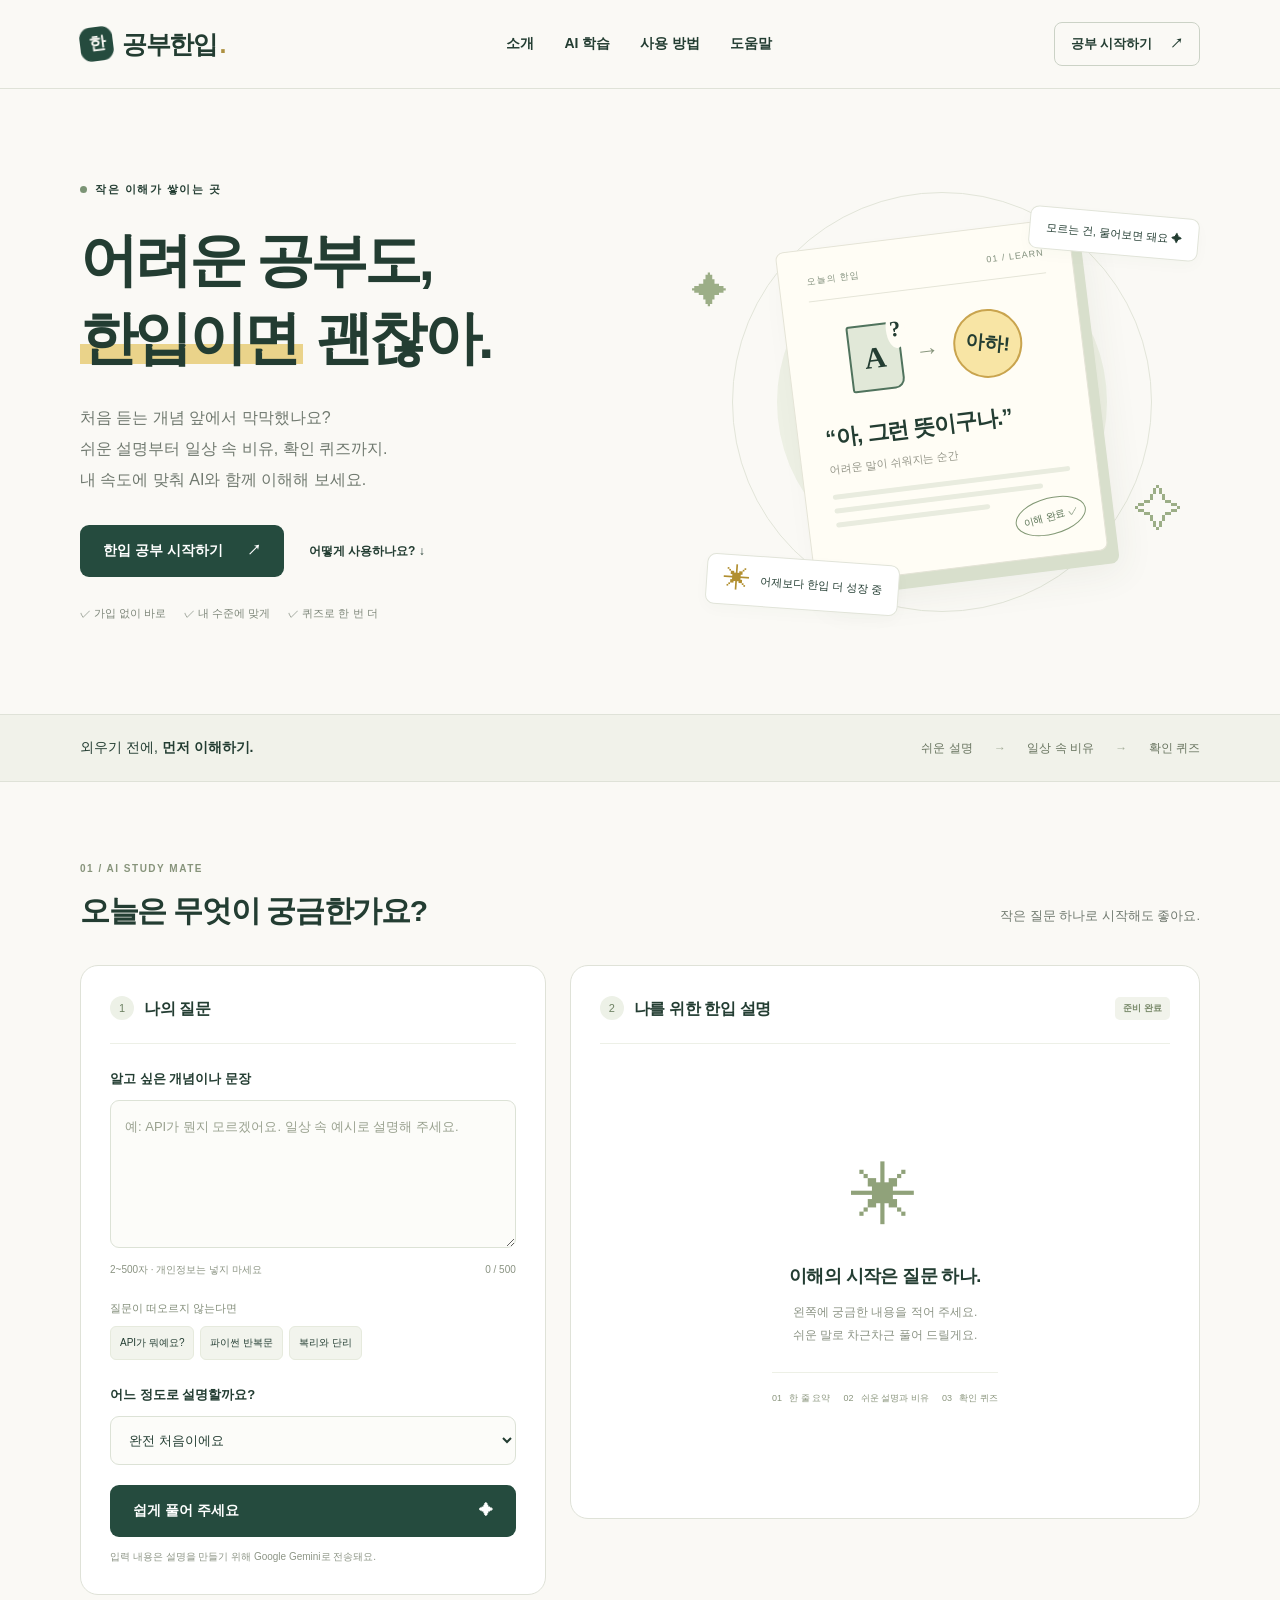
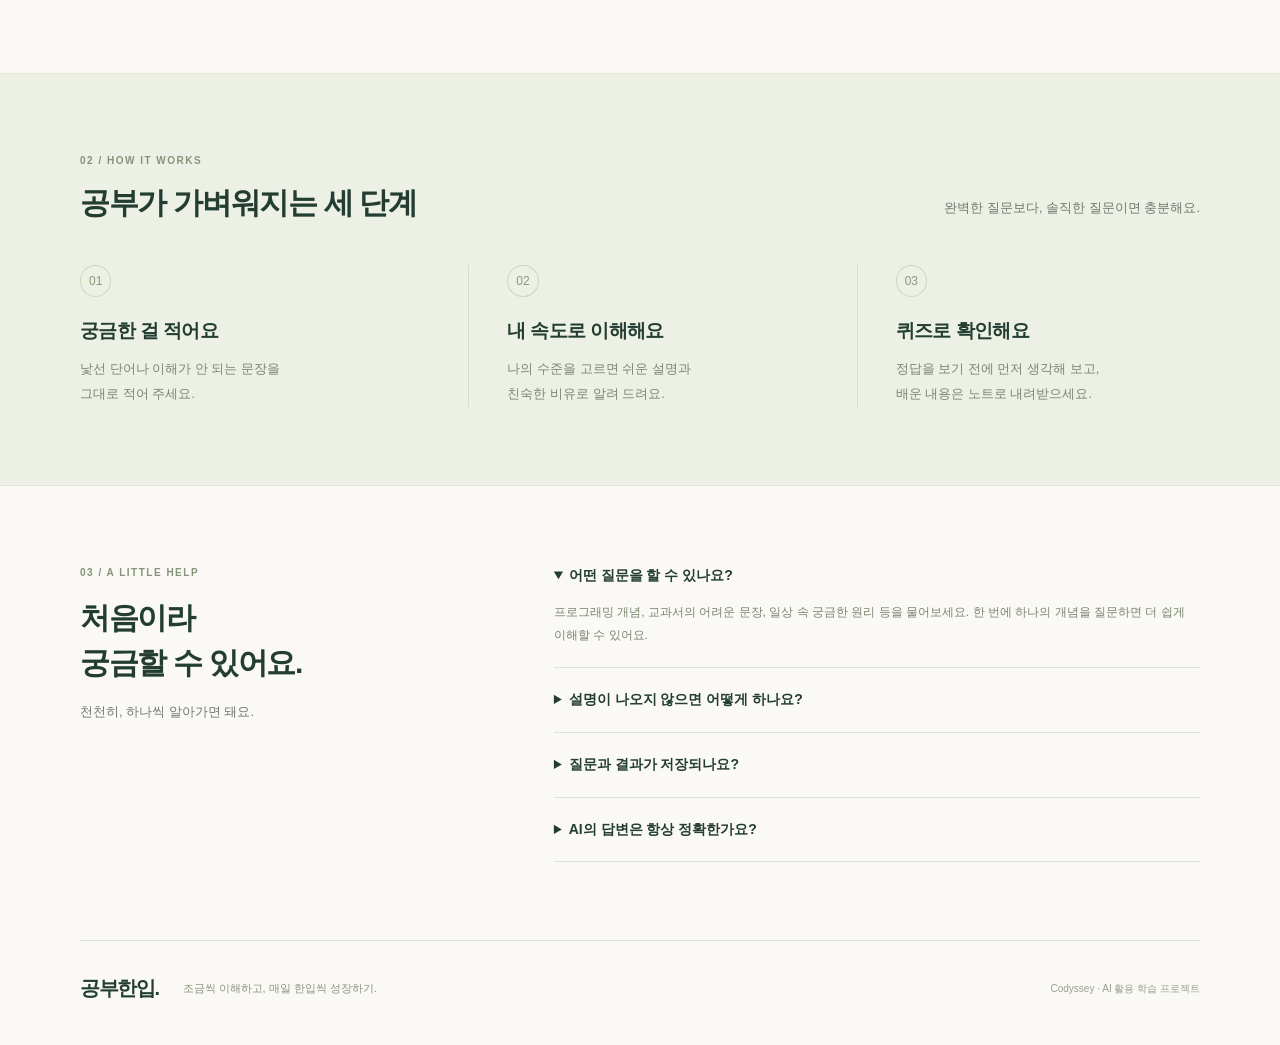
<file: a1-3/index.html>
<!doctype html>
<html lang="ko">
<head>
  <meta charset="utf-8">
  <meta name="viewport" content="width=device-width, initial-scale=1">
  <meta name="description" content="어려운 개념을 쉬운 말과 일상 속 비유로. AI와 함께 작게 시작하는 공부, 공부한입.">
  <meta name="theme-color" content="#254b3e">
  <title>공부한입 | 어려운 공부를 한입 크기로</title>
  <link rel="icon" href="images/icon.svg" type="image/svg+xml">
  <link rel="stylesheet" href="css/style.css">
  <script src="js/app.js" defer></script>
</head>
<body>
  <a class="skip-link" href="#learn">학습 도우미로 바로 가기</a>
  <header class="header">
    <a class="brand" href="#home" aria-label="공부한입 처음으로"><span class="brand-icon" aria-hidden="true">한</span>공부한입<span class="brand-dot">.</span></a>
    <nav aria-label="주 메뉴"><a href="#home">소개</a><a href="#learn">AI 학습</a><a href="#guide">사용 방법</a><a href="#faq">도움말</a></nav>
    <a class="nav-cta" href="#learn">공부 시작하기 <span aria-hidden="true">↗</span></a>
  </header>
  <main>
    <section class="hero section" id="home">
      <div class="hero-copy">
        <p class="eyebrow"><span class="status-dot"></span> 작은 이해가 쌓이는 곳</p>
        <h1>어려운 공부도,<br><span class="highlight">한입이면</span> 괜찮아.</h1>
        <p class="hero-description">처음 듣는 개념 앞에서 막막했나요?<br>쉬운 설명부터 일상 속 비유, 확인 퀴즈까지.<br>내 속도에 맞춰 AI와 함께 이해해 보세요.</p>
        <div class="hero-actions"><a class="button primary" href="#learn">한입 공부 시작하기 <span aria-hidden="true">↗</span></a><a class="text-link" href="#guide">어떻게 사용하나요? <span aria-hidden="true">↓</span></a></div>
        <div class="hero-points"><span>✓ 가입 없이 바로</span><span>✓ 내 수준에 맞게</span><span>✓ 퀴즈로 한 번 더</span></div>
      </div>
      <div class="illustration" aria-label="작은 이해를 쌓아가는 학습 노트 일러스트" role="img">
        <div class="orbit orbit-one"></div><div class="orbit orbit-two"></div>
        <span class="float-tag tag-top">모르는 건, 물어보면 돼요 ✦</span>
        <div class="note"><div class="note-heading"><span>오늘의 한입</span><span>01 / LEARN</span></div><div class="note-drawing"><span class="book-page">A<span>?</span></span><span class="arrow">→</span><span class="light">아하!</span></div><h2>“아, 그런 뜻이구나.”</h2><p>어려운 말이 쉬워지는 순간</p><div class="note-lines"><i></i><i></i><i></i></div><span class="note-stamp">이해 완료 ✓</span></div>
        <span class="float-tag tag-bottom"><span class="mini-star">✳</span> 어제보다 한입 더 성장 중</span><span class="spark spark-one">✦</span><span class="spark spark-two">✧</span>
      </div>
    </section>
    <div class="promise-bar"><p>외우기 전에, <strong>먼저 이해하기.</strong></p><span>쉬운 설명 <i>→</i> 일상 속 비유 <i>→</i> 확인 퀴즈</span></div>
    <section class="section learning-section" id="learn" aria-labelledby="learn-title">
      <div class="section-heading"><div><p class="eyebrow">01 / AI STUDY MATE</p><h2 id="learn-title">오늘은 무엇이 궁금한가요?</h2></div><p>작은 질문 하나로 시작해도 좋아요.</p></div>
      <div class="study-layout">
        <form id="study-form" class="input-panel" novalidate>
          <div class="panel-title"><span class="step-number">1</span><h3>나의 질문</h3></div>
          <label for="topic">알고 싶은 개념이나 문장</label>
          <textarea id="topic" name="topic" rows="5" maxlength="500" placeholder="예: API가 뭔지 모르겠어요. 일상 속 예시로 설명해 주세요." aria-describedby="topic-hint counter" required></textarea>
          <div class="field-meta"><span id="topic-hint">2~500자 · 개인정보는 넣지 마세요</span><span id="counter">0 / 500</span></div>
          <p class="sample-label">질문이 떠오르지 않는다면</p>
          <div class="sample-buttons"><button type="button" data-topic="API가 무엇인지 일상 속 예시로 설명해 주세요.">API가 뭐예요?</button><button type="button" data-topic="파이썬의 반복문을 처음 배우는 사람에게 설명해 주세요.">파이썬 반복문</button><button type="button" data-topic="복리와 단리의 차이가 무엇인지 쉬운 계산 예시로 설명해 주세요.">복리와 단리</button></div>
          <label for="level">어느 정도로 설명할까요?</label>
          <select id="level" name="level"><option value="first">완전 처음이에요</option><option value="basic">기초는 조금 알아요</option><option value="review">핵심만 복습할래요</option></select>
          <button id="submit-button" class="button primary submit" type="submit">쉽게 풀어 주세요 <span aria-hidden="true">✦</span></button>
          <p class="form-note">입력 내용은 설명을 만들기 위해 Google Gemini로 전송돼요.</p>
          <p id="status" class="status" role="status" aria-live="polite"></p>
        </form>
        <div class="result-panel" id="result-panel" aria-busy="false">
          <div class="panel-title"><span class="step-number">2</span><h3>나를 위한 한입 설명</h3><span id="result-badge" class="badge">준비 완료</span></div>
          <div id="empty-state" class="empty-state"><span class="empty-symbol" aria-hidden="true">✳</span><h3>이해의 시작은 질문 하나.</h3><p>왼쪽에 궁금한 내용을 적어 주세요.<br>쉬운 말로 차근차근 풀어 드릴게요.</p><div class="result-preview"><span>01 &nbsp; 한 줄 요약</span><span>02 &nbsp; 쉬운 설명과 비유</span><span>03 &nbsp; 확인 퀴즈</span></div></div>
          <div id="loading-state" class="loading-state" hidden><span class="spinner" aria-hidden="true"></span><h3>질문을 한입 크기로 나누는 중이에요.</h3><p>잠시만 기다려 주세요. 보통 수 초에서 수십 초가 걸려요.</p></div>
          <article id="answer" hidden tabindex="-1"><p class="result-meta" id="result-meta"></p><h3 id="answer-title"></h3><div class="summary-box"><h4>한 줄로 먼저 이해해요</h4><p id="answer-summary"></p></div><h4>차근차근 풀어볼게요</h4><p class="preserve-lines" id="answer-explanation"></p><div class="analogy-box"><h4>일상에 빗대면</h4><p id="answer-analogy"></p></div><h4>이렇게 기억해요</h4><ul id="answer-points"></ul><div class="quiz"><span class="eyebrow">CHECK / 확인 퀴즈</span><p id="quiz-question"></p><details><summary>정답과 해설 보기</summary><p id="quiz-answer"></p></details></div><button class="button secondary" type="button" id="download-button">학습 노트 내려받기 ↓</button><p class="result-disclaimer">AI 설명에는 오류가 있을 수 있어요. 중요한 내용은 교재와 함께 확인하세요.</p></article>
        </div>
      </div>
    </section>
    <section class="guide-section" id="guide"><div class="section"><div class="section-heading"><div><p class="eyebrow">02 / HOW IT WORKS</p><h2>공부가 가벼워지는 세 단계</h2></div><p>완벽한 질문보다, 솔직한 질문이면 충분해요.</p></div><div class="guide-grid"><article><span class="guide-number">01</span><h3>궁금한 걸 적어요</h3><p>낯선 단어나 이해가 안 되는 문장을<br>그대로 적어 주세요.</p></article><article><span class="guide-number">02</span><h3>내 속도로 이해해요</h3><p>나의 수준을 고르면 쉬운 설명과<br>친숙한 비유로 알려 드려요.</p></article><article><span class="guide-number">03</span><h3>퀴즈로 확인해요</h3><p>정답을 보기 전에 먼저 생각해 보고,<br>배운 내용은 노트로 내려받으세요.</p></article></div></div></section>
    <section class="section faq-section" id="faq"><div><p class="eyebrow">03 / A LITTLE HELP</p><h2>처음이라<br>궁금할 수 있어요.</h2><p>천천히, 하나씩 알아가면 돼요.</p></div><div class="faq-list"><details open><summary>어떤 질문을 할 수 있나요?</summary><p>프로그래밍 개념, 교과서의 어려운 문장, 일상 속 궁금한 원리 등을 물어보세요. 한 번에 하나의 개념을 질문하면 더 쉽게 이해할 수 있어요.</p></details><details><summary>설명이 나오지 않으면 어떻게 하나요?</summary><p>질문이 두 글자 이상인지 확인하고, 인터넷 연결을 확인해 주세요. 요청이 많거나 AI 연결이 늦으면 안내 문구가 나와요. 잠시 뒤 다시 시도해 주세요.</p></details><details><summary>질문과 결과가 저장되나요?</summary><p>이 서비스는 질문과 결과를 별도 데이터베이스에 저장하지 않아요. 설명을 만들 때 입력은 Google Gemini에 전송되며, 제공자의 정책이 적용돼요. 새로고침하면 결과가 사라지니 필요하면 노트를 내려받으세요.</p></details><details><summary>AI의 답변은 항상 정확한가요?</summary><p>AI도 틀릴 수 있어요. 공부를 시작할 때 도움을 받고, 중요한 내용은 교재나 선생님 설명과 비교해 주세요.</p></details></div></section>
  </main>
  <footer><a class="brand" href="#home">공부한입.</a><p>조금씩 이해하고, 매일 한입씩 성장하기.</p><span>Codyssey · AI 활용 학습 프로젝트</span></footer>
</body>
</html>
</file>
<file: a1-3/css/style.css>
@charset "UTF-8";
:root{--paper:#faf9f5;--ink:#233d32;--muted:#70796f;--green:#254b3e;--line:#dfE2d8;--light:#edf1e7;--yellow:#ead38a;--white:#fff;--radius:18px}
*{box-sizing:border-box}html{scroll-behavior:smooth;scroll-padding-top:105px}body{margin:0;background:var(--paper);color:var(--ink);font-family:-apple-system,BlinkMacSystemFont,"Apple SD Gothic Neo","Malgun Gothic",sans-serif;line-height:1.7;word-break:keep-all}a{color:inherit;text-decoration:none}button,input,textarea,select{font:inherit}button,a,summary,select{touch-action:manipulation}button{cursor:pointer}button:disabled{cursor:wait;opacity:.7}a:focus-visible,button:focus-visible,summary:focus-visible,textarea:focus-visible,select:focus-visible{outline:3px solid #9c761e;outline-offset:4px}button,a{ -webkit-tap-highlight-color:transparent}h1,h2,h3,h4,p{margin-top:0}button{color:inherit}[hidden]{display:none!important}.section{max-width:1192px;margin:auto;padding:78px 36px}.header{height:89px;padding:0 max(36px,calc((100vw - 1120px)/2));display:flex;align-items:center;justify-content:space-between;border-bottom:1px solid var(--line);gap:26px;background:rgba(250,249,245,.97);position:sticky;top:0;z-index:10}.brand{font-size:25px;font-weight:800;letter-spacing:-1.4px;display:flex;align-items:center;gap:9px;white-space:nowrap}.brand-icon{font-size:17px;background:var(--green);color:var(--paper);border-radius:11px;width:33px;height:34px;display:grid;place-items:center;transform:rotate(-7deg)}.brand-dot{color:#ad9140;margin-left:-6px}nav{display:flex;gap:30px;font-size:14px;font-weight:600}nav a:hover,.text-link:hover{color:#9c761e}.nav-cta{font-size:13px;border:1px solid #cbd2c6;padding:10px 16px;border-radius:8px;font-weight:700}.nav-cta span{margin-left:14px}.hero{display:grid;grid-template-columns:1.1fr 1fr;align-items:center;min-height:625px;padding-top:65px;padding-bottom:65px;gap:35px}.eyebrow{font-size:11px;font-weight:700;letter-spacing:1.5px;margin-bottom:23px;display:flex;align-items:center;gap:8px}.status-dot{width:7px;height:7px;border-radius:50%;background:#7b9475}.hero h1{font-size:clamp(42px,4.5vw,59px);line-height:1.35;letter-spacing:-3.6px;margin-bottom:24px;font-weight:800}.highlight{background:linear-gradient(transparent 60%,var(--yellow) 60%,var(--yellow) 91%,transparent 91%);padding-right:5px}.hero-description{font-size:16px;color:var(--muted);line-height:1.95;margin-bottom:30px}.hero-actions{display:flex;align-items:center;gap:25px}.button{display:inline-flex;align-items:center;justify-content:center;gap:24px;border-radius:9px;border:0;padding:14px 23px;font-size:14px;font-weight:700;min-height:50px;transition:background .2s,transform .2s}.primary{background:var(--green);color:var(--white)}.primary:hover{background:#193c2e;transform:translateY(-1px)}.secondary{background:var(--light);color:var(--green);border:1px solid var(--line)}.text-link{font-size:12px;font-weight:600}.hero-points{display:flex;gap:18px;font-size:11px;color:#7e877a;margin-top:27px}.illustration{position:relative;height:440px;display:grid;place-items:center}.orbit{position:absolute;border:1px solid #e2e5d9;border-radius:50%;width:420px;height:420px}.orbit-two{width:330px;height:330px;background:#edf0e4;border:0}.note{background:#fffdf5;width:295px;min-height:335px;transform:rotate(-7deg);padding:24px 27px;border:1px solid #e5e4d7;border-radius:8px;box-shadow:10px 14px 0 #d8dfcc,14px 24px 35px #40533410;z-index:1;position:relative}.note-heading{display:flex;justify-content:space-between;border-bottom:1px solid #e5e5d8;padding-bottom:12px;color:#82907d;font-size:9px;letter-spacing:1px}.note-drawing{display:flex;align-items:center;justify-content:center;gap:14px;margin-top:28px;margin-bottom:22px}.book-page{font-family:Georgia,serif;font-size:30px;font-weight:bold;border:2px solid #50735d;background:#e1e8d8;border-radius:3px 10px 10px 3px;width:53px;height:67px;display:grid;place-items:center;position:relative}.book-page span{position:absolute;right:-8px;top:-13px;font-family:inherit;font-size:22px;background:#fffdf5;border-radius:50%;padding:0 4px}.arrow{font-size:24px;color:#87957c}.light{border:2px solid #c9a44e;background:#f8e5a5;width:69px;height:69px;display:grid;place-items:center;border-radius:50%;font-size:19px;font-weight:bold;transform:rotate(12deg)}.note h2{font-size:22px;letter-spacing:-1px;margin:0 0 3px}.note>p{font-size:11px;color:#949588;margin-bottom:16px}.note-lines{display:grid;gap:9px}.note-lines i{display:block;height:5px;background:#e9ecdf;border-radius:3px}.note-lines i:nth-child(2){width:88%}.note-lines i:nth-child(3){width:65%}.note-stamp{position:absolute;right:16px;bottom:21px;font-size:10px;color:#577152;border:1px solid #829875;border-radius:50%;padding:9px 7px;transform:rotate(-8deg)}.float-tag{position:absolute;background:#fff;border:1px solid #e1e4d9;box-shadow:0 5px 15px #35513b06;border-radius:9px;padding:11px 16px;font-size:11px;z-index:2}.tag-top{top:30px;right:1px;transform:rotate(5deg)}.tag-bottom{bottom:12px;left:23px;transform:rotate(4deg);display:flex;align-items:center;gap:10px}.mini-star{font-size:27px;color:#b18f30;line-height:1}.spark{position:absolute;color:#9cae87;font-size:36px}.spark-one{left:9px;top:79px}.spark-two{right:17px;bottom:70px;font-size:48px}.promise-bar{border-block:1px solid var(--line);padding:21px max(36px,calc((100vw - 1120px)/2));display:flex;align-items:center;justify-content:space-between;background:#f1f2ea;gap:15px;font-size:14px}.promise-bar p{margin:0}.promise-bar>span{font-size:12px;color:#68745f}.promise-bar i{font-style:normal;margin:0 18px;color:#a4ad99}.section-heading{display:flex;justify-content:space-between;align-items:flex-end;gap:20px;margin-bottom:32px}.section-heading .eyebrow{margin-bottom:11px;color:#87947b;font-size:10px}.section-heading h2,.faq-section h2{font-size:30px;letter-spacing:-1.3px;line-height:1.5;margin:0}.section-heading>p{color:var(--muted);font-size:13px;margin-bottom:6px}.study-layout{display:grid;grid-template-columns:0.85fr 1.15fr;gap:24px;align-items:start}.input-panel,.result-panel{background:white;border:1px solid var(--line);border-radius:var(--radius);padding:29px}.panel-title{display:flex;align-items:center;gap:10px;border-bottom:1px solid #edf0e7;padding-bottom:21px;margin-bottom:24px}.panel-title h3{font-size:16px;letter-spacing:-.4px;margin:0}.step-number{width:24px;height:24px;border-radius:50%;background:var(--light);color:#6d8162;font-size:11px;display:grid;place-items:center}.input-panel label{display:block;font-size:13px;font-weight:700;margin-bottom:10px}textarea,select{width:100%;border:1px solid #dce2d6;border-radius:9px;background:#fcfcf9;color:var(--ink);padding:14px;font-size:13px}textarea{resize:vertical;min-height:148px;line-height:1.8}textarea::placeholder{color:#99a18f}select{margin-bottom:20px;min-height:49px}.field-meta{display:flex;justify-content:space-between;gap:8px;font-size:10px;color:#8a9382;margin-top:5px}.sample-label{font-size:11px;color:#828d79;margin:21px 0 8px}.sample-buttons{display:flex;gap:6px;flex-wrap:wrap;margin-bottom:24px}.sample-buttons button{background:#f2f4ed;border:1px solid #e6eadd;border-radius:6px;padding:6px 9px;font-size:10px;min-height:34px}.sample-buttons button:hover{background:#e1e8d7}.submit{width:100%;justify-content:space-between}.form-note{font-size:10px;line-height:1.7;color:#8d9586;margin:11px 0 0}.status{font-size:12px;line-height:1.7;margin-bottom:0;color:#66745f}.status.error{color:#a23b30;background:#fdf0eb;padding:10px;border-radius:6px}.badge{font-size:9px;font-weight:600;background:#f1f3eb;border-radius:5px;padding:4px 8px;margin-left:auto;color:#788969;white-space:nowrap}.empty-state{min-height:421px;display:flex;flex-direction:column;align-items:center;justify-content:center;text-align:center}.empty-symbol{font-size:67px;line-height:1.4;color:#90a27a;display:block;margin-bottom:17px}.empty-state h3{font-size:18px;letter-spacing:-.6px;margin-bottom:9px}.empty-state p{font-size:12px;color:#8c9485;line-height:1.9;margin-bottom:26px}.result-preview{display:flex;gap:13px;font-size:9px;color:#8a957d;border-top:1px solid #edf0e6;padding-top:18px}.loading-state{min-height:421px;display:flex;flex-direction:column;align-items:center;justify-content:center;text-align:center}.loading-state h3{font-size:16px}.loading-state p{font-size:12px;color:var(--muted)}.spinner{border:3px solid #e5ebdd;border-top-color:var(--green);border-radius:50%;width:32px;height:32px;animation:spin 1s linear infinite;margin-bottom:25px}@keyframes spin{to{transform:rotate(360deg)}}#answer h3{font-size:23px;letter-spacing:-.8px;line-height:1.5}#answer h4{font-size:13px;margin:24px 0 8px}#answer p,#answer li{font-size:13px;color:#626e5d}#answer ul{padding-left:20px}.result-meta{font-size:10px!important;color:#93a087!important}.summary-box{background:#eef3e7;padding:17px 20px;border-radius:9px}.summary-box h4,.analogy-box h4{margin-top:0!important}.summary-box p,.analogy-box p{margin:0}.analogy-box{background:#faf5e6;border-left:3px solid #e4cd86;padding:16px 20px;margin-top:24px}.preserve-lines{white-space:pre-line}.quiz{border:1px solid #e2e7da;border-radius:9px;padding:18px;margin:25px 0}.quiz .eyebrow{font-size:9px;margin-bottom:12px}.quiz summary{font-size:12px;font-weight:700;cursor:pointer}.quiz details{padding-top:13px;border-top:1px solid var(--line)}.result-disclaimer{font-size:10px!important;color:#949e8b!important;margin-top:13px}.guide-section{background:#edf0e5;border-block:1px solid #e1e6d9}.guide-grid{display:grid;grid-template-columns:repeat(3,1fr);gap:45px;margin-top:40px}.guide-grid article+article{border-left:1px solid #d7decc;padding-left:38px}.guide-number{font-size:12px;color:#889b76;border:1px solid #cbd6be;display:inline-block;line-height:1;padding:9px 8px;border-radius:50%;margin-bottom:18px}.guide-grid h3{font-size:19px;letter-spacing:-.6px;margin-bottom:10px}.guide-grid p{font-size:13px;color:#7b8670;margin:0;line-height:1.9}.faq-section{display:grid;grid-template-columns:1fr 1.6fr;gap:70px}.faq-section>.eyebrow,.faq-section .eyebrow{font-size:10px;color:#86947a;margin-bottom:14px}.faq-section>div>p:last-child{font-size:13px;color:var(--muted);margin-top:16px}.faq-list details{border-bottom:1px solid var(--line);padding:20px 0}.faq-list details:first-child{padding-top:0}.faq-list summary{font-size:14px;font-weight:600;cursor:pointer;padding-right:15px}.faq-list p{font-size:12px;color:#7a8570;margin:14px 0 0;line-height:1.9}footer{max-width:1120px;margin:auto;border-top:1px solid var(--line);padding:30px 0 40px;display:flex;align-items:center;gap:24px}footer .brand{font-size:20px}footer p{font-size:11px;color:#89937e;margin:0}footer>span{font-size:10px;color:#99a08f;margin-left:auto}.skip-link{position:absolute;left:10px;top:-80px;background:#fff;padding:10px;z-index:20}.skip-link:focus{top:10px}
@media(min-width:1450px){.hero{min-height:650px}}
@media(max-width:1000px){.header{padding:0 25px;gap:15px}nav{gap:20px}.section{padding:60px 25px}.hero{gap:12px}.hero h1{font-size:45px}.hero-actions{gap:16px}.hero-actions .button{padding:13px 17px}.illustration{height:390px}.orbit{width:340px;height:340px}.orbit-two{width:280px;height:280px}.note{width:260px;padding:24px;min-height:315px}.note h2{font-size:19px}.float-tag{font-size:9px;padding:9px 12px}.tag-top{right:0}.hero-points{gap:10px;font-size:10px}.study-layout{grid-template-columns:.95fr 1.05fr;gap:18px}.input-panel,.result-panel{padding:23px}.result-preview{gap:8px;font-size:8px}.section-heading>p{font-size:11px}.guide-grid{gap:20px}.guide-grid article+article{padding-left:25px}.faq-section{gap:35px}footer{margin-inline:25px}.promise-bar{padding-inline:25px}}
@media(max-width:720px){html{scroll-padding-top:112px}.header{height:auto;min-height:93px;padding:15px 20px 12px;flex-wrap:wrap;gap:12px}.brand{font-size:22px}.brand-icon{width:29px;height:29px;font-size:15px}.nav-cta{margin-left:auto;padding:7px 12px;font-size:11px}.header nav{order:3;width:100%;justify-content:space-between;font-size:12px;gap:12px}.section{padding:50px 22px}.hero{display:flex;flex-direction:column;gap:20px;padding-top:43px;padding-bottom:28px;align-items:stretch;min-height:0}.hero .eyebrow{font-size:10px;margin-bottom:20px}.hero h1{font-size:43px;letter-spacing:-2.9px;margin-bottom:20px}.hero-description{font-size:14px;margin-bottom:24px}.hero-actions{gap:20px}.hero-actions .button{font-size:12px;padding:13px 17px}.text-link{font-size:11px}.hero-points{font-size:10px;gap:15px;margin-top:20px}.illustration{height:345px;max-width:390px;width:100%;align-self:center}.orbit{width:300px;height:300px}.orbit-two{width:235px;height:235px}.note{width:240px;min-height:280px;padding:19px 23px}.note-drawing{margin-top:19px;margin-bottom:17px}.book-page{width:45px;height:57px;font-size:27px}.light{width:58px;height:58px;font-size:17px}.note h2{font-size:18px}.note-heading{font-size:8px}.note>p{font-size:10px}.note-stamp{font-size:9px;bottom:15px}.tag-top{top:9px;right:0}.tag-bottom{bottom:5px;left:4px}.spark-one{left:1px;top:40px}.spark-two{right:0;bottom:35px}.promise-bar{padding:17px 22px;flex-direction:column;align-items:flex-start;gap:4px;font-size:12px}.promise-bar>span{font-size:10px}.promise-bar i{margin:0 11px}.section-heading{display:block;margin-bottom:25px}.section-heading h2,.faq-section h2{font-size:25px;letter-spacing:-1px}.section-heading>p{font-size:12px;margin:10px 0 0}.study-layout{grid-template-columns:1fr;gap:20px}.input-panel,.result-panel{padding:23px 20px;border-radius:13px}.panel-title h3{font-size:15px}.empty-state,.loading-state{min-height:310px}.result-preview{font-size:9px;gap:13px}.sample-buttons button{font-size:11px}.field-meta{font-size:9px}.guide-grid{grid-template-columns:1fr;gap:23px;margin-top:28px}.guide-grid article{position:relative;padding-left:50px}.guide-grid article+article{border-left:0;border-top:1px solid #d7decc;padding:23px 0 0 50px}.guide-number{position:absolute;left:0;top:3px}.guide-grid article+article .guide-number{top:26px}.guide-grid h3{font-size:18px;margin-bottom:7px}.guide-grid p{font-size:12px}.guide-grid br{display:none}.faq-section{grid-template-columns:1fr;gap:20px}.faq-section h2 br{display:none}.faq-section .eyebrow{margin-bottom:10px}.faq-list summary{font-size:13px}.faq-list details:first-child{padding-top:8px}footer{margin-inline:22px;padding:25px 0 30px;flex-wrap:wrap;gap:5px 15px}footer .brand{font-size:19px}footer p{font-size:10px}footer>span{width:100%;margin-left:0;font-size:9px}.result-panel{scroll-margin-top:120px}}
@media(prefers-reduced-motion:reduce){html{scroll-behavior:auto}*,*::before,*::after{animation:none!important;transition:none!important}}
</file>
